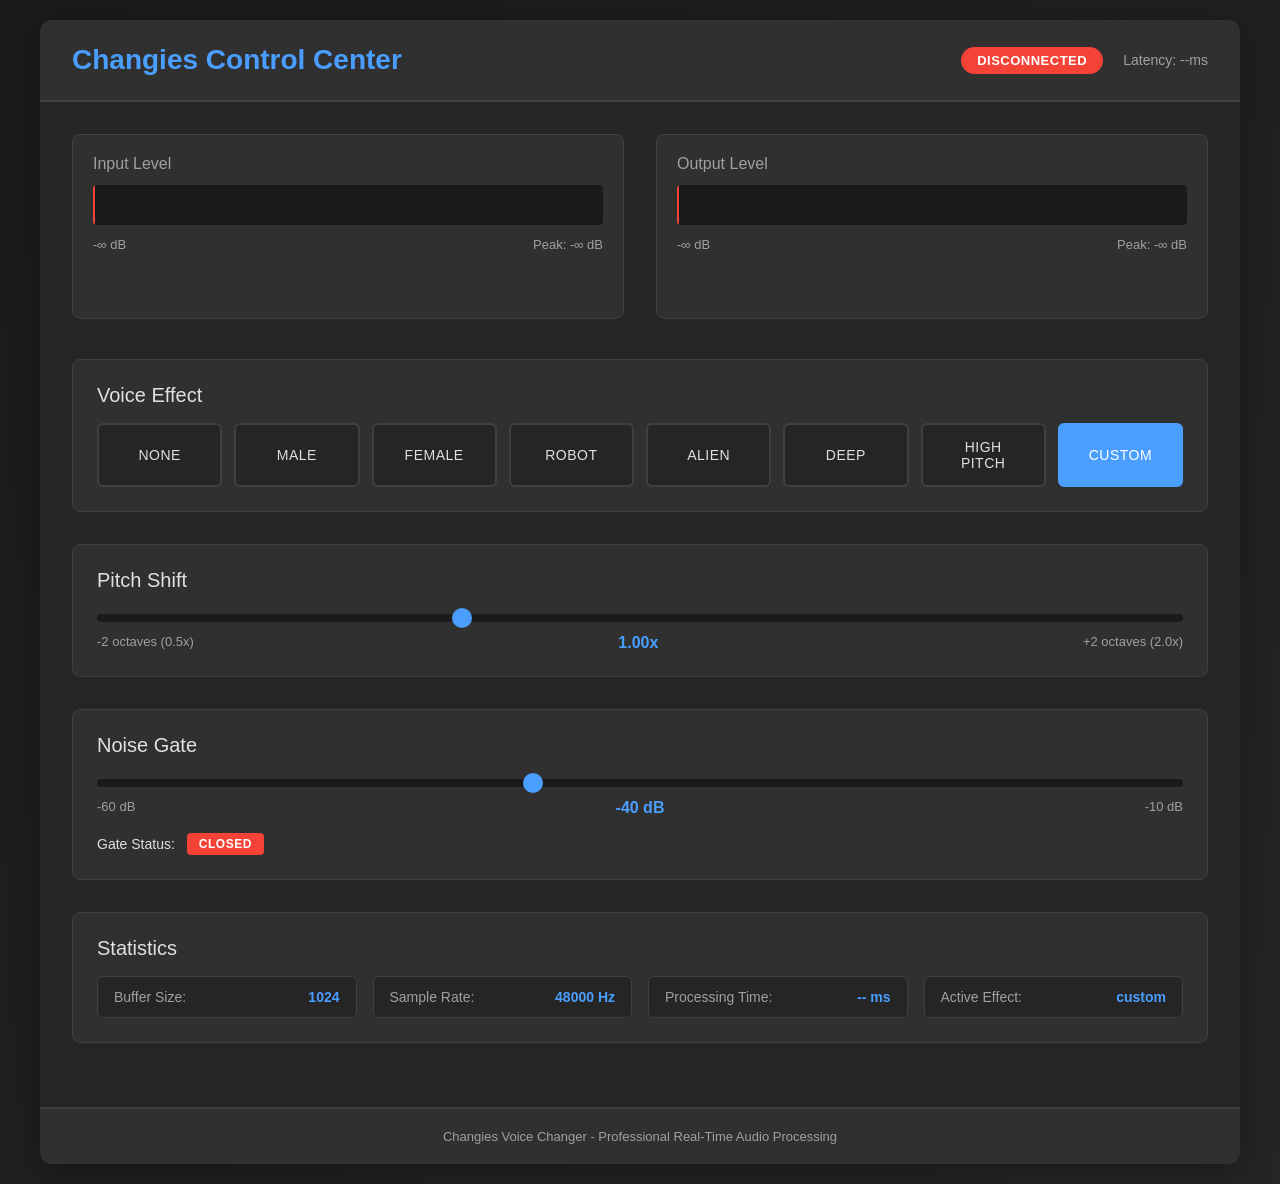
<file: zig-out/web/index.html>
<!DOCTYPE html>
<html lang="en">
<head>
    <meta charset="UTF-8">
    <meta name="viewport" content="width=device-width, initial-scale=1.0">
    <title>Changies Control Center</title>
    <link rel="stylesheet" href="style.css">
</head>
<body>
    <div class="container">
        <header>
            <h1>Changies Control Center</h1>
            <div class="status-indicator">
                <span id="connection-status" class="disconnected">Disconnected</span>
                <span id="latency-display">Latency: --ms</span>
            </div>
        </header>

        <main>
            <!-- Audio Level Meters -->
            <section class="meters-section">
                <div class="meter-group">
                    <h3>Input Level</h3>
                    <div class="meter-container">
                        <div class="meter-bar" id="input-meter"></div>
                        <div class="meter-peak" id="input-peak"></div>
                    </div>
                    <div class="meter-value">
                        <span id="input-rms">-∞ dB</span>
                        <span id="input-peak-value">Peak: -∞ dB</span>
                    </div>
                </div>

                <div class="meter-group">
                    <h3>Output Level</h3>
                    <div class="meter-container">
                        <div class="meter-bar" id="output-meter"></div>
                        <div class="meter-peak" id="output-peak"></div>
                    </div>
                    <div class="meter-value">
                        <span id="output-rms">-∞ dB</span>
                        <span id="output-peak-value">Peak: -∞ dB</span>
                    </div>
                    <div class="clipping-indicator" id="clipping-indicator">
                        <span>CLIPPING</span>
                    </div>
                </div>
            </section>

            <!-- Effect Selection -->
            <section class="controls-section">
                <h2>Voice Effect</h2>
                <div class="effect-buttons">
                    <button class="effect-btn" data-effect="none">None</button>
                    <button class="effect-btn" data-effect="male">Male</button>
                    <button class="effect-btn" data-effect="female">Female</button>
                    <button class="effect-btn" data-effect="robot">Robot</button>
                    <button class="effect-btn" data-effect="alien">Alien</button>
                    <button class="effect-btn" data-effect="deep">Deep</button>
                    <button class="effect-btn" data-effect="high">High Pitch</button>
                    <button class="effect-btn active" data-effect="custom">Custom</button>
                </div>
            </section>

            <!-- Pitch Control -->
            <section class="controls-section">
                <h2>Pitch Shift</h2>
                <div class="slider-control">
                    <input
                        type="range"
                        id="pitch-slider"
                        min="0.5"
                        max="2.0"
                        step="0.01"
                        value="1.0"
                    >
                    <div class="slider-labels">
                        <span>-2 octaves (0.5x)</span>
                        <span id="pitch-value">1.00x</span>
                        <span>+2 octaves (2.0x)</span>
                    </div>
                </div>
            </section>

            <!-- Noise Gate Control -->
            <section class="controls-section">
                <h2>Noise Gate</h2>
                <div class="slider-control">
                    <input
                        type="range"
                        id="gate-slider"
                        min="-60"
                        max="-10"
                        step="1"
                        value="-40"
                    >
                    <div class="slider-labels">
                        <span>-60 dB</span>
                        <span id="gate-value">-40 dB</span>
                        <span>-10 dB</span>
                    </div>
                    <div class="gate-status">
                        <span>Gate Status:</span>
                        <span id="gate-state" class="gate-closed">CLOSED</span>
                    </div>
                </div>
            </section>

            <!-- Statistics -->
            <section class="stats-section">
                <h2>Statistics</h2>
                <div class="stats-grid">
                    <div class="stat-item">
                        <span class="stat-label">Buffer Size:</span>
                        <span id="buffer-size">1024</span>
                    </div>
                    <div class="stat-item">
                        <span class="stat-label">Sample Rate:</span>
                        <span id="sample-rate">48000 Hz</span>
                    </div>
                    <div class="stat-item">
                        <span class="stat-label">Processing Time:</span>
                        <span id="processing-time">-- ms</span>
                    </div>
                    <div class="stat-item">
                        <span class="stat-label">Active Effect:</span>
                        <span id="active-effect">custom</span>
                    </div>
                </div>
            </section>
        </main>

        <footer>
            <p>Changies Voice Changer - Professional Real-Time Audio Processing</p>
        </footer>
    </div>

    <script src="app.js"></script>
</body>
</html>
</file>
<file: zig-out/web/style.css>
* {
    margin: 0;
    padding: 0;
    box-sizing: border-box;
}

:root {
    --bg-primary: #1a1a1a;
    --bg-secondary: #252525;
    --bg-tertiary: #303030;
    --text-primary: #e0e0e0;
    --text-secondary: #a0a0a0;
    --accent-primary: #4a9eff;
    --accent-secondary: #3d7acc;
    --success: #4caf50;
    --warning: #ff9800;
    --danger: #f44336;
    --meter-bg: #1a1a1a;
    --meter-low: #4caf50;
    --meter-mid: #ffc107;
    --meter-high: #ff5722;
    --border-color: #404040;
}

body {
    font-family: -apple-system, BlinkMacSystemFont, 'Segoe UI', Roboto, Oxygen, Ubuntu, Cantarell, sans-serif;
    background: linear-gradient(135deg, #1a1a1a 0%, #252525 100%);
    color: var(--text-primary);
    min-height: 100vh;
    padding: 20px;
}

.container {
    max-width: 1200px;
    margin: 0 auto;
    background: var(--bg-secondary);
    border-radius: 12px;
    box-shadow: 0 8px 32px rgba(0, 0, 0, 0.3);
    overflow: hidden;
}

/* Header */
header {
    background: var(--bg-tertiary);
    padding: 24px 32px;
    border-bottom: 2px solid var(--border-color);
    display: flex;
    justify-content: space-between;
    align-items: center;
}

header h1 {
    font-size: 28px;
    font-weight: 600;
    color: var(--accent-primary);
}

.status-indicator {
    display: flex;
    gap: 20px;
    align-items: center;
}

#connection-status {
    padding: 6px 16px;
    border-radius: 20px;
    font-size: 13px;
    font-weight: 600;
    text-transform: uppercase;
    letter-spacing: 0.5px;
}

#connection-status.connected {
    background: var(--success);
    color: white;
}

#connection-status.disconnected {
    background: var(--danger);
    color: white;
}

#latency-display {
    color: var(--text-secondary);
    font-size: 14px;
}

/* Main Content */
main {
    padding: 32px;
}

section {
    margin-bottom: 32px;
}

section h2 {
    font-size: 20px;
    margin-bottom: 16px;
    color: var(--text-primary);
    font-weight: 500;
}

section h3 {
    font-size: 16px;
    margin-bottom: 12px;
    color: var(--text-secondary);
    font-weight: 500;
}

/* Meters Section */
.meters-section {
    display: grid;
    grid-template-columns: 1fr 1fr;
    gap: 32px;
    margin-bottom: 40px;
}

.meter-group {
    background: var(--bg-tertiary);
    padding: 20px;
    border-radius: 8px;
    border: 1px solid var(--border-color);
}

.meter-container {
    position: relative;
    height: 40px;
    background: var(--meter-bg);
    border-radius: 4px;
    overflow: hidden;
    margin-bottom: 12px;
}

.meter-bar {
    height: 100%;
    width: 0%;
    background: linear-gradient(to right, var(--meter-low) 0%, var(--meter-low) 70%, var(--meter-mid) 85%, var(--meter-high) 100%);
    transition: width 0.05s ease-out;
    position: relative;
}

.meter-peak {
    position: absolute;
    top: 0;
    left: 0;
    width: 2px;
    height: 100%;
    background: var(--danger);
    transition: left 0.1s ease-out;
}

.meter-value {
    display: flex;
    justify-content: space-between;
    font-size: 13px;
    color: var(--text-secondary);
}

.clipping-indicator {
    margin-top: 12px;
    padding: 8px;
    background: var(--danger);
    color: white;
    text-align: center;
    border-radius: 4px;
    font-weight: 600;
    opacity: 0;
    transition: opacity 0.2s;
}

.clipping-indicator.active {
    opacity: 1;
    animation: pulse 0.5s ease-in-out infinite;
}

@keyframes pulse {
    0%, 100% { opacity: 1; }
    50% { opacity: 0.5; }
}

/* Controls Section */
.controls-section {
    background: var(--bg-tertiary);
    padding: 24px;
    border-radius: 8px;
    border: 1px solid var(--border-color);
}

/* Effect Buttons */
.effect-buttons {
    display: grid;
    grid-template-columns: repeat(auto-fit, minmax(120px, 1fr));
    gap: 12px;
}

.effect-btn {
    padding: 14px 20px;
    background: var(--bg-secondary);
    color: var(--text-primary);
    border: 2px solid var(--border-color);
    border-radius: 6px;
    font-size: 14px;
    font-weight: 500;
    cursor: pointer;
    transition: all 0.2s;
    text-transform: uppercase;
    letter-spacing: 0.5px;
}

.effect-btn:hover {
    background: var(--bg-primary);
    border-color: var(--accent-secondary);
}

.effect-btn.active {
    background: var(--accent-primary);
    border-color: var(--accent-primary);
    color: white;
}

/* Slider Controls */
.slider-control {
    margin-top: 16px;
}

input[type="range"] {
    width: 100%;
    height: 8px;
    background: var(--bg-primary);
    border-radius: 4px;
    outline: none;
    -webkit-appearance: none;
    margin-bottom: 12px;
}

input[type="range"]::-webkit-slider-thumb {
    -webkit-appearance: none;
    appearance: none;
    width: 20px;
    height: 20px;
    background: var(--accent-primary);
    cursor: pointer;
    border-radius: 50%;
    transition: all 0.2s;
}

input[type="range"]::-webkit-slider-thumb:hover {
    background: var(--accent-secondary);
    transform: scale(1.1);
}

input[type="range"]::-moz-range-thumb {
    width: 20px;
    height: 20px;
    background: var(--accent-primary);
    cursor: pointer;
    border-radius: 50%;
    border: none;
    transition: all 0.2s;
}

input[type="range"]::-moz-range-thumb:hover {
    background: var(--accent-secondary);
    transform: scale(1.1);
}

.slider-labels {
    display: flex;
    justify-content: space-between;
    color: var(--text-secondary);
    font-size: 13px;
}

.slider-labels span:nth-child(2) {
    color: var(--accent-primary);
    font-weight: 600;
    font-size: 16px;
}

/* Gate Status */
.gate-status {
    margin-top: 16px;
    display: flex;
    align-items: center;
    gap: 12px;
    font-size: 14px;
}

#gate-state {
    padding: 4px 12px;
    border-radius: 4px;
    font-weight: 600;
    text-transform: uppercase;
    font-size: 12px;
    letter-spacing: 0.5px;
}

#gate-state.gate-open {
    background: var(--success);
    color: white;
}

#gate-state.gate-closed {
    background: var(--danger);
    color: white;
}

/* Statistics */
.stats-section {
    background: var(--bg-tertiary);
    padding: 24px;
    border-radius: 8px;
    border: 1px solid var(--border-color);
}

.stats-grid {
    display: grid;
    grid-template-columns: repeat(auto-fit, minmax(250px, 1fr));
    gap: 16px;
}

.stat-item {
    display: flex;
    justify-content: space-between;
    padding: 12px 16px;
    background: var(--bg-secondary);
    border-radius: 6px;
    border: 1px solid var(--border-color);
}

.stat-label {
    color: var(--text-secondary);
    font-size: 14px;
}

.stat-item span:last-child {
    color: var(--accent-primary);
    font-weight: 600;
    font-size: 14px;
}

/* Footer */
footer {
    background: var(--bg-tertiary);
    padding: 20px 32px;
    border-top: 2px solid var(--border-color);
    text-align: center;
    color: var(--text-secondary);
    font-size: 13px;
}

/* Responsive Design */
@media (max-width: 768px) {
    .meters-section {
        grid-template-columns: 1fr;
    }

    header {
        flex-direction: column;
        gap: 16px;
        text-align: center;
    }

    .effect-buttons {
        grid-template-columns: repeat(auto-fit, minmax(100px, 1fr));
    }
}
</file>
